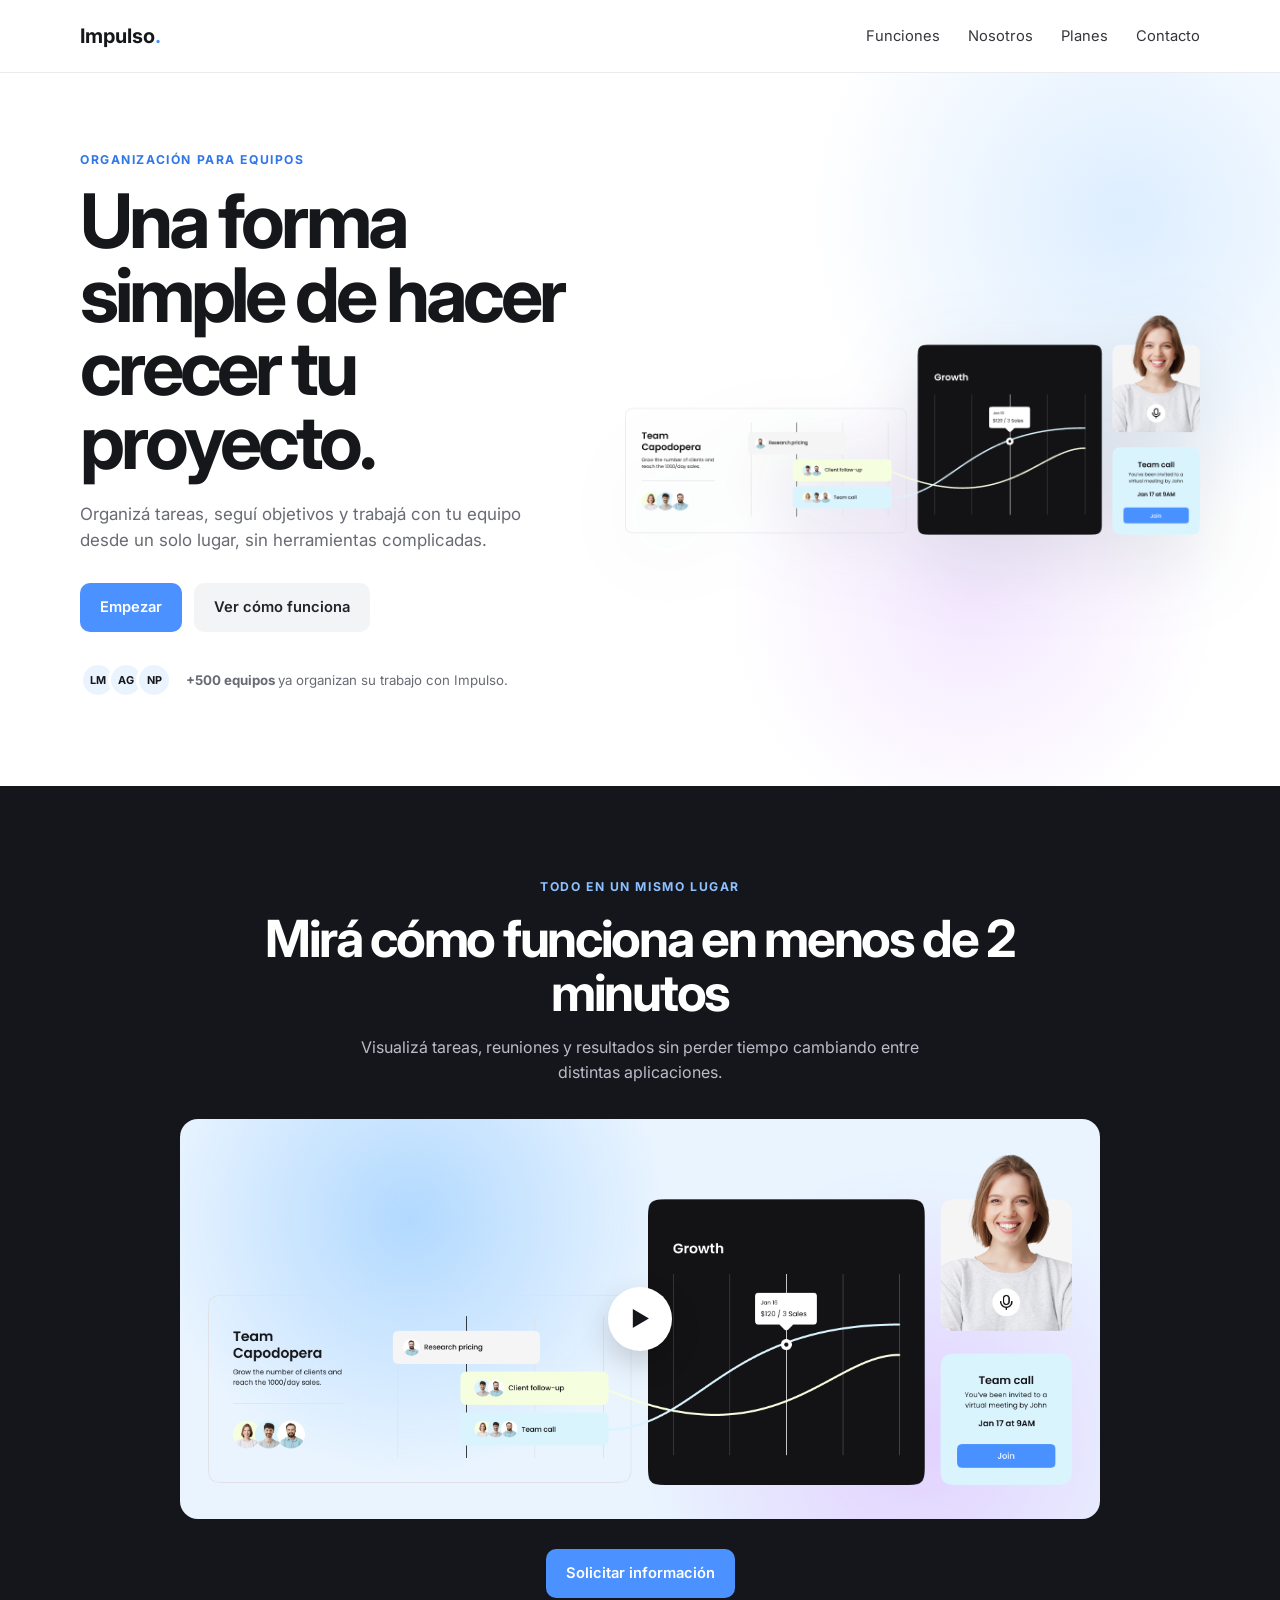
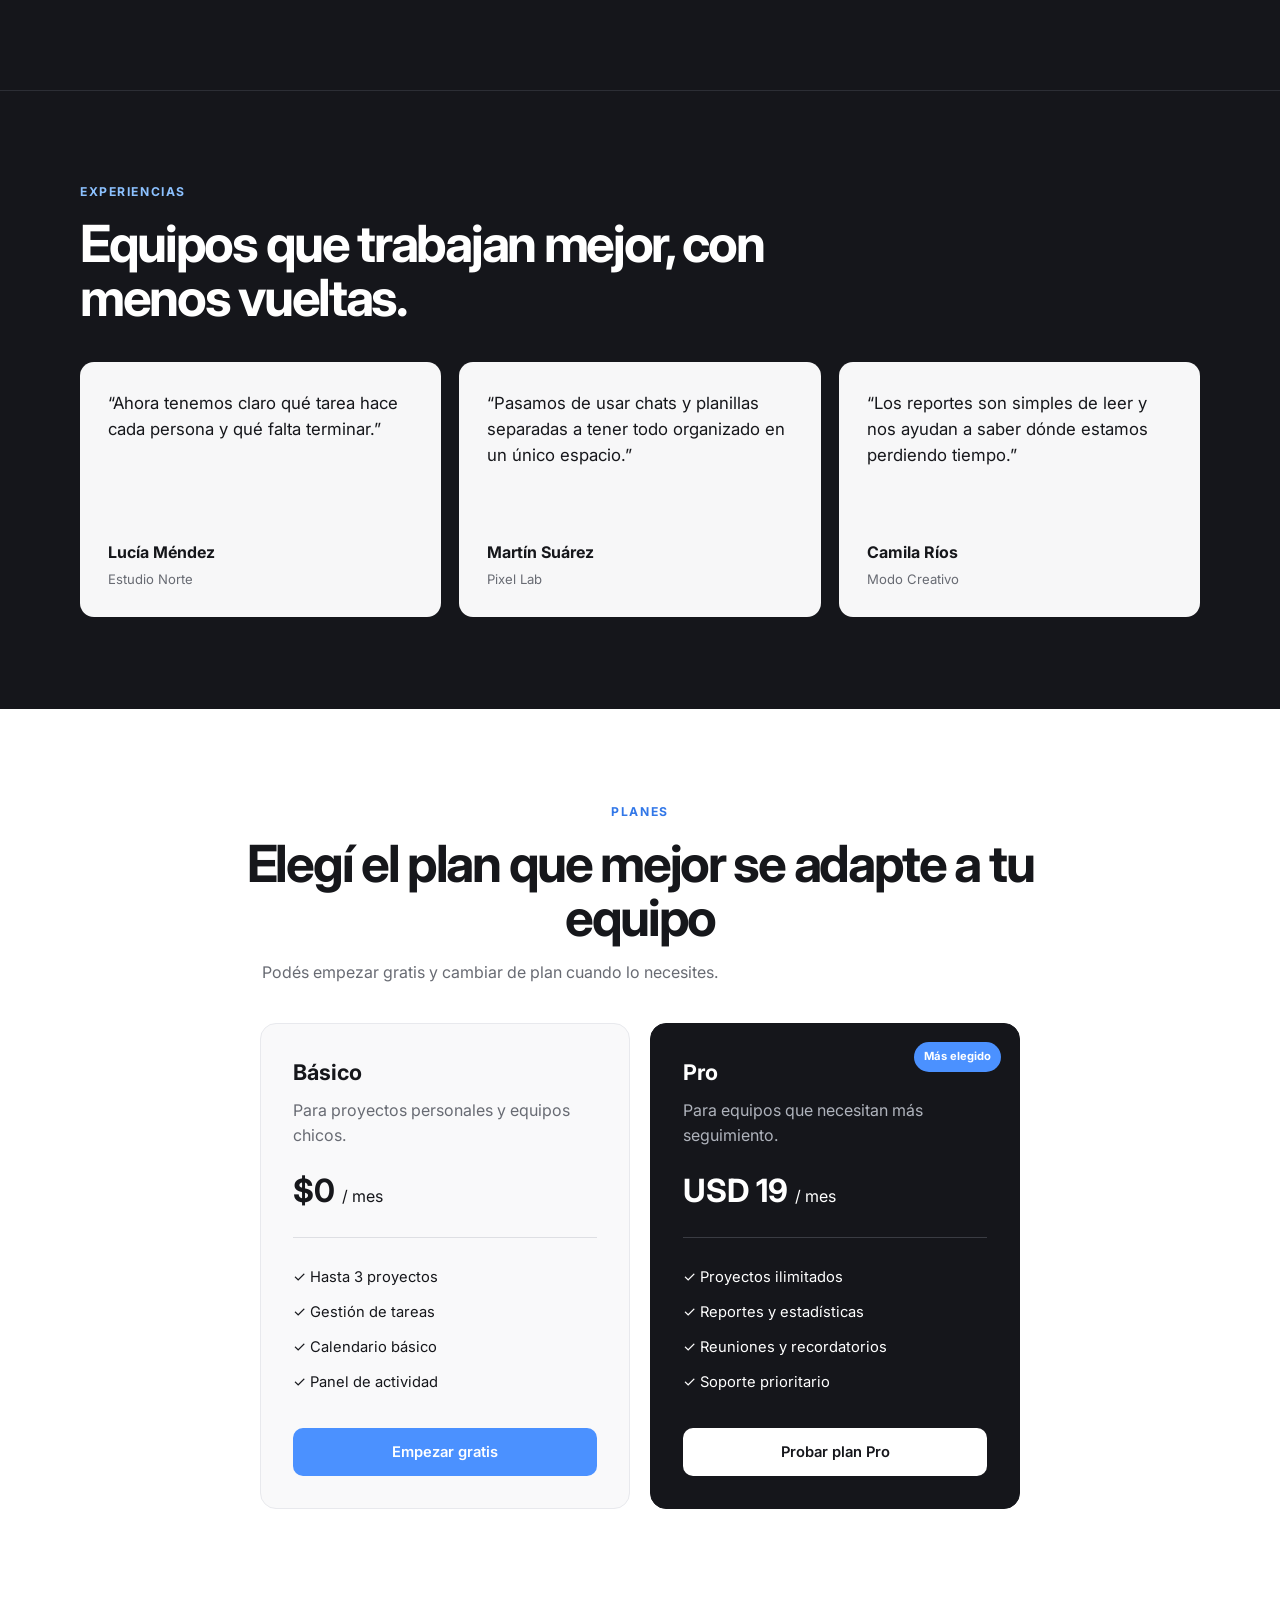
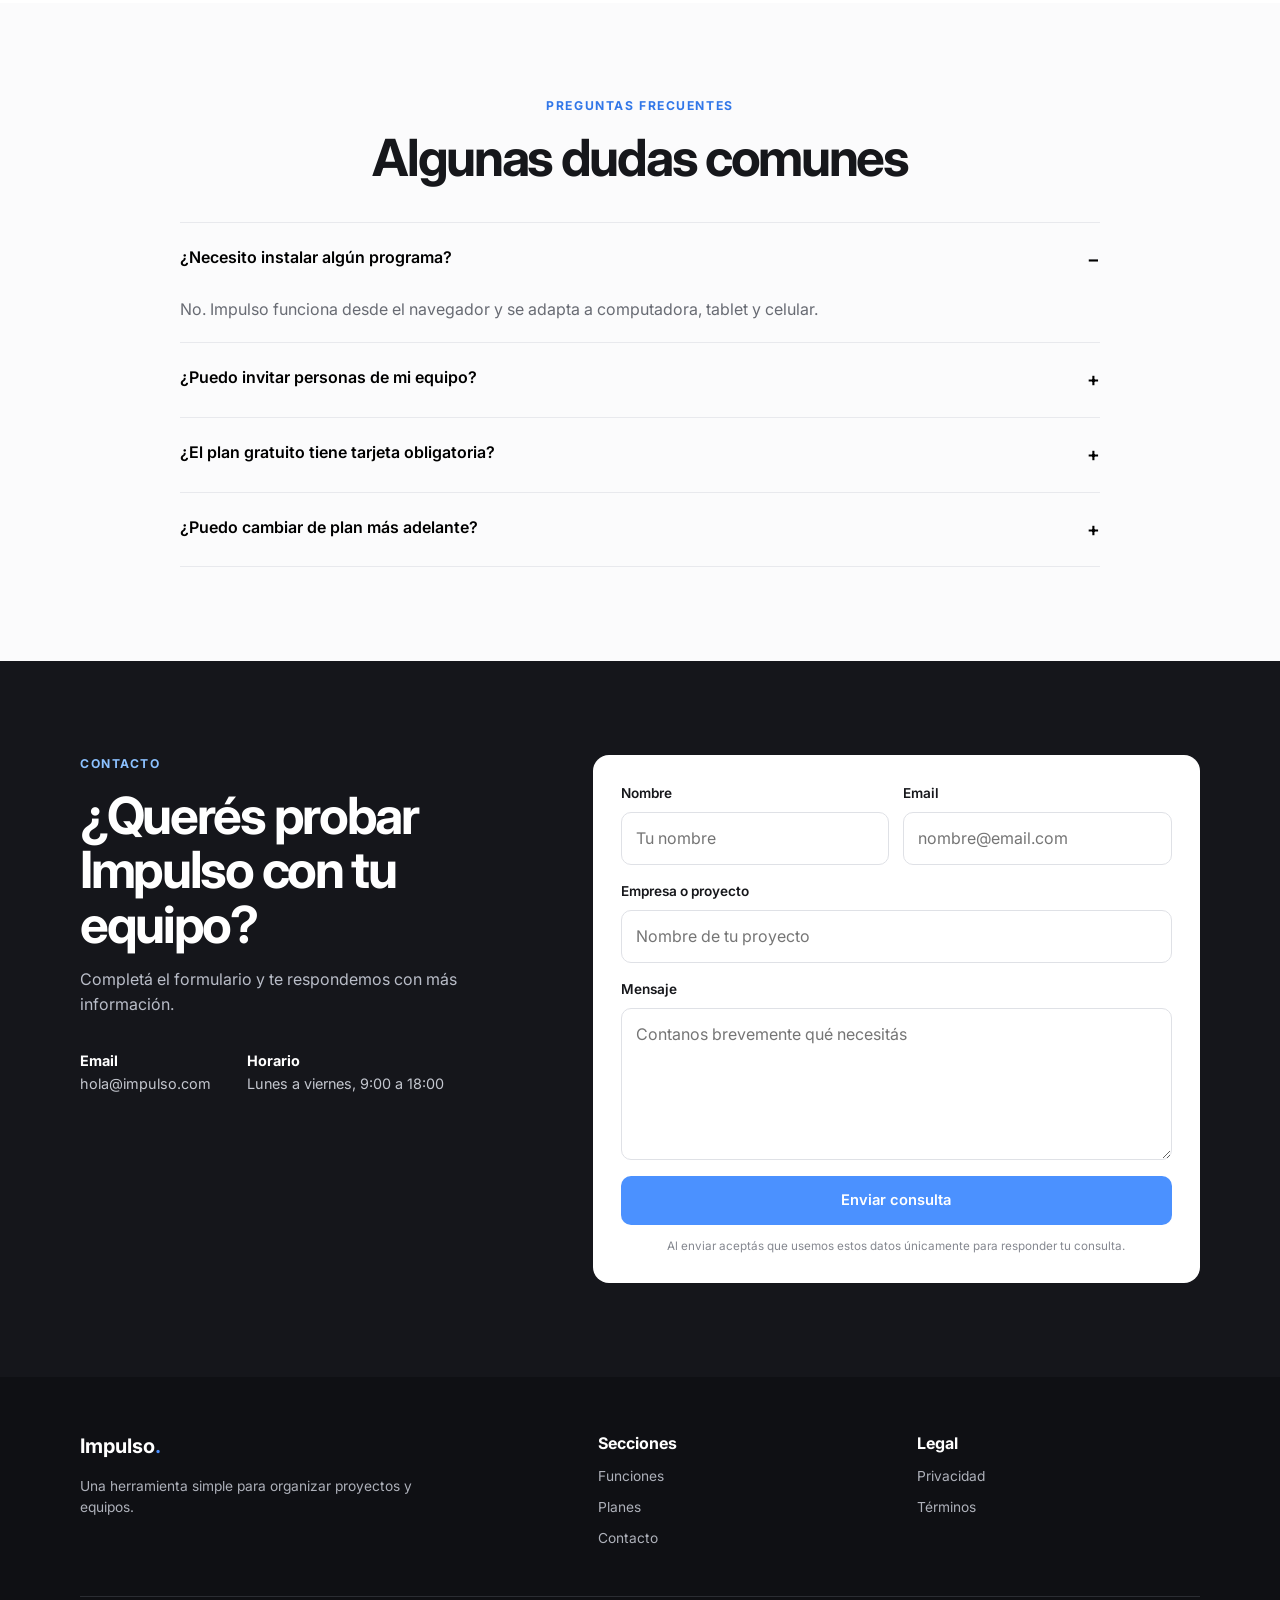
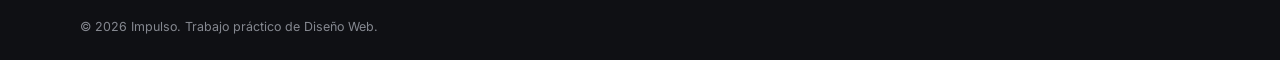
<file: index.html>
<!DOCTYPE html>
<html lang="es">

<head>
  <meta charset="UTF-8">

  <meta
    name="viewport"
    content="width=device-width, initial-scale=1.0"
  >

  <meta
    name="description"
    content="Impulso, una herramienta simple para organizar proyectos, tareas y equipos."
  >

  <title>Impulso | Organiza y hacé crecer tu proyecto</title>

  <link
    rel="preconnect"
    href="https://fonts.googleapis.com"
  >

  <link
    rel="preconnect"
    href="https://fonts.gstatic.com"
    crossorigin
  >

  <link
    href="https://fonts.googleapis.com/css2?family=Inter:wght@400;500;600;700&display=swap"
    rel="stylesheet"
  >

  <link
    rel="stylesheet"
    href="css/styles.css"
  >

</head>


<body>


  <!-- HEADER -->

  <header class="site-header">

    <div class="container nav-wrap">

      <a
        class="brand"
        href="#inicio"
        aria-label="Ir al inicio"
      >
        Impulso<span>.</span>
      </a>


      <button
        class="menu-btn"
        id="menuBtn"
        aria-label="Abrir menú"
        aria-expanded="false"
      >
        ☰
      </button>


      <nav
        class="nav"
        id="mainNav"
      >

        <a href="#funciones">
          Funciones
        </a>

        <a href="#nosotros">
          Nosotros
        </a>

        <a href="#planes">
          Planes
        </a>

        <a href="#contacto">
          Contacto
        </a>

      </nav>

    </div>

  </header>



  <main>


    <!-- HERO -->

    <section
      class="hero"
      id="inicio"
    >

      <div class="container hero-grid">


        <div class="hero-copy">

          <p class="eyebrow">
            ORGANIZACIÓN PARA EQUIPOS
          </p>

          <h1>
            Una forma simple de hacer crecer tu proyecto.
          </h1>

          <p class="hero-text">
            Organizá tareas, seguí objetivos y trabajá con tu equipo
            desde un solo lugar, sin herramientas complicadas.
          </p>


          <div class="hero-actions">

            <a
              class="btn btn-primary"
              href="#planes"
            >
              Empezar
            </a>


            <a
              class="btn btn-secondary"
              href="#funciones"
            >
              Ver cómo funciona
            </a>

          </div>


          <div class="mini-proof">

            <div class="avatars">

              <span>LM</span>
              <span>AG</span>
              <span>NP</span>

            </div>


            <p>

              <strong>
                +500 equipos
              </strong>

              ya organizan su trabajo con Impulso.

            </p>

          </div>

        </div>



        <div
          class="hero-visual"
          aria-label="Vista de la plataforma Impulso"
        >

          <img
            src="assets/dashboard.png"
            alt="Panel de tareas, gráfico y reunión virtual"
          >

        </div>


      </div>

    </section>



    <!-- FUNCIONES -->

    <section
      class="how-it-works"
      id="funciones"
    >

      <div class="container narrow center">


        <p class="eyebrow light">
          TODO EN UN MISMO LUGAR
        </p>


        <h2>
          Mirá cómo funciona en menos de 2 minutos
        </h2>


        <p class="section-intro light-muted">
          Visualizá tareas, reuniones y resultados sin perder tiempo
          cambiando entre distintas aplicaciones.
        </p>



        <div class="video-card">

          <img
            src="assets/dashboard-wide.png"
            alt="Ejemplo de la interfaz de Impulso"
          >


          <button
            class="play-btn"
            type="button"
            aria-label="Reproducir demostración"
          >
            ▶
          </button>

        </div>



        <a
          class="btn btn-primary"
          href="#contacto"
        >
          Solicitar información
        </a>


      </div>

    </section>



    <!-- TESTIMONIOS -->

    <section
      class="testimonials"
      id="nosotros"
    >

      <div class="container">


        <div class="section-heading dark-heading">

          <p class="eyebrow light">
            EXPERIENCIAS
          </p>

          <h2>
            Equipos que trabajan mejor, con menos vueltas.
          </h2>

        </div>



        <div class="cards-3">


          <article class="quote-card">

            <p>
              “Ahora tenemos claro qué tarea hace cada persona
              y qué falta terminar.”
            </p>

            <div>

              <strong>
                Lucía Méndez
              </strong>

              <span>
                Estudio Norte
              </span>

            </div>

          </article>



          <article class="quote-card">

            <p>
              “Pasamos de usar chats y planillas separadas
              a tener todo organizado en un único espacio.”
            </p>

            <div>

              <strong>
                Martín Suárez
              </strong>

              <span>
                Pixel Lab
              </span>

            </div>

          </article>



          <article class="quote-card">

            <p>
              “Los reportes son simples de leer y nos ayudan
              a saber dónde estamos perdiendo tiempo.”
            </p>

            <div>

              <strong>
                Camila Ríos
              </strong>

              <span>
                Modo Creativo
              </span>

            </div>

          </article>


        </div>

      </div>

    </section>



    <!-- PLANES -->

    <section
      class="pricing"
      id="planes"
    >

      <div class="container narrow">


        <div class="section-heading center">

          <p class="eyebrow">
            PLANES
          </p>

          <h2>
            Elegí el plan que mejor se adapte a tu equipo
          </h2>

          <p class="section-intro">
            Podés empezar gratis y cambiar de plan
            cuando lo necesites.
          </p>

        </div>



        <div class="pricing-grid">


          <!-- PLAN BÁSICO -->

          <article class="price-card">

            <p class="plan-name">
              Básico
            </p>

            <p class="plan-desc">
              Para proyectos personales y equipos chicos.
            </p>


            <div class="price">

              <span>
                $0
              </span>

              / mes

            </div>


            <ul>

              <li>
                ✓ Hasta 3 proyectos
              </li>

              <li>
                ✓ Gestión de tareas
              </li>

              <li>
                ✓ Calendario básico
              </li>

              <li>
                ✓ Panel de actividad
              </li>

            </ul>


            <a
              class="btn btn-primary full"
              href="#contacto"
            >
              Empezar gratis
            </a>

          </article>



          <!-- PLAN PRO -->

          <article class="price-card featured">


            <span class="badge">
              Más elegido
            </span>


            <p class="plan-name">
              Pro
            </p>


            <p class="plan-desc">
              Para equipos que necesitan más seguimiento.
            </p>


            <div class="price">

              <span>
                USD 19
              </span>

              / mes

            </div>


            <ul>

              <li>
                ✓ Proyectos ilimitados
              </li>

              <li>
                ✓ Reportes y estadísticas
              </li>

              <li>
                ✓ Reuniones y recordatorios
              </li>

              <li>
                ✓ Soporte prioritario
              </li>

            </ul>


            <a
              class="btn btn-light full"
              href="#contacto"
            >
              Probar plan Pro
            </a>


          </article>


        </div>

      </div>

    </section>



    <!-- FAQ -->

    <section class="faq">

      <div class="container narrow">


        <div class="section-heading center">

          <p class="eyebrow">
            PREGUNTAS FRECUENTES
          </p>

          <h2>
            Algunas dudas comunes
          </h2>

        </div>



        <div class="faq-list">


          <article class="faq-item open">

            <button
              class="faq-question"
              type="button"
            >

              ¿Necesito instalar algún programa?

              <span>
                −
              </span>

            </button>


            <div class="faq-answer">

              <p>
                No. Impulso funciona desde el navegador y se adapta
                a computadora, tablet y celular.
              </p>

            </div>

          </article>



          <article class="faq-item">

            <button
              class="faq-question"
              type="button"
            >

              ¿Puedo invitar personas de mi equipo?

              <span>
                +
              </span>

            </button>


            <div class="faq-answer">

              <p>
                Sí. Podés agregar integrantes y asignarles tareas
                dentro de cada proyecto.
              </p>

            </div>

          </article>



          <article class="faq-item">

            <button
              class="faq-question"
              type="button"
            >

              ¿El plan gratuito tiene tarjeta obligatoria?

              <span>
                +
              </span>

            </button>


            <div class="faq-answer">

              <p>
                No. Podés usar el plan básico sin ingresar
                datos de tarjeta.
              </p>

            </div>

          </article>



          <article class="faq-item">

            <button
              class="faq-question"
              type="button"
            >

              ¿Puedo cambiar de plan más adelante?

              <span>
                +
              </span>

            </button>


            <div class="faq-answer">

              <p>
                Sí, podés cambiar o cancelar tu plan cuando quieras.
              </p>

            </div>

          </article>


        </div>

      </div>

    </section>



    <!-- CONTACTO -->

    <section
      class="contact-section"
      id="contacto"
    >

      <div class="container contact-grid">


        <!-- TEXTO -->

        <div>

          <p class="eyebrow light">
            CONTACTO
          </p>


          <h2>
            ¿Querés probar Impulso con tu equipo?
          </h2>


          <p class="light-muted">
            Completá el formulario y te respondemos
            con más información.
          </p>



          <div class="contact-info">

            <p>

              <strong>
                Email
              </strong>

              <br>

              hola@impulso.com

            </p>


            <p>

              <strong>
                Horario
              </strong>

              <br>

              Lunes a viernes, 9:00 a 18:00

            </p>

          </div>

        </div>



        <!-- FORMULARIO NETLIFY -->

        <form
          class="contact-form"
          id="contactForm"
          name="contacto"
          method="POST"
          data-netlify="true"
          netlify-honeypot="bot-field"
        >


          <!-- NETLIFY NECESITA ESTE CAMPO -->

          <input
            type="hidden"
            name="form-name"
            value="contacto"
          >



          <!-- ANTISPAM -->

          <p
            class="hidden-field"
            style="display: none;"
          >

            <label>

              No completar:

              <input
                name="bot-field"
              >

            </label>

          </p>



          <!-- NOMBRE Y EMAIL -->

          <div class="field-row">


            <div class="field">

              <label for="nombre">
                Nombre
              </label>

              <input
                id="nombre"
                name="nombre"
                type="text"
                placeholder="Tu nombre"
                required
              >

            </div>



            <div class="field">

              <label for="email">
                Email
              </label>

              <input
                id="email"
                name="email"
                type="email"
                placeholder="nombre@email.com"
                required
              >

            </div>


          </div>



          <!-- EMPRESA -->

          <div class="field">

            <label for="empresa">
              Empresa o proyecto
            </label>

            <input
              id="empresa"
              name="empresa"
              type="text"
              placeholder="Nombre de tu proyecto"
            >

          </div>



          <!-- MENSAJE -->

          <div class="field">

            <label for="mensaje">
              Mensaje
            </label>

            <textarea
              id="mensaje"
              name="mensaje"
              rows="5"
              placeholder="Contanos brevemente qué necesitás"
              required
            ></textarea>

          </div>



          <!-- BOTÓN -->

          <button
            class="btn btn-primary full"
            type="submit"
            id="submitButton"
          >
            Enviar consulta
          </button>



          <!-- MENSAJE DESPUÉS DEL ENVÍO -->

          <p
            id="formMessage"
            style="display: none; margin-top: 15px;"
          ></p>



          <p class="form-note">

            Al enviar aceptás que usemos estos datos
            únicamente para responder tu consulta.

          </p>


        </form>


      </div>

    </section>


  </main>



  <!-- FOOTER -->

  <footer class="footer">


    <div class="container footer-grid">


      <div>

        <a
          class="brand brand-footer"
          href="#inicio"
        >
          Impulso<span>.</span>
        </a>

        <p>
          Una herramienta simple para organizar
          proyectos y equipos.
        </p>

      </div>



      <div>

        <strong>
          Secciones
        </strong>

        <a href="#funciones">
          Funciones
        </a>

        <a href="#planes">
          Planes
        </a>

        <a href="#contacto">
          Contacto
        </a>

      </div>



      <div>

        <strong>
          Legal
        </strong>

        <a href="#">
          Privacidad
        </a>

        <a href="#">
          Términos
        </a>

      </div>


    </div>



    <div class="container footer-bottom">

      © 2026 Impulso. Trabajo práctico de Diseño Web.

    </div>


  </footer>



  <!-- TU JAVASCRIPT NORMAL -->

  <script src="js/script.js"></script>



  <!-- ENVÍO DEL FORMULARIO A NETLIFY SIN REDIRECCIÓN -->

  <script>

    const contactForm = document.getElementById("contactForm");
    const formMessage = document.getElementById("formMessage");
    const submitButton = document.getElementById("submitButton");


    if (contactForm) {

      contactForm.addEventListener("submit", function (event) {

        event.preventDefault();


        submitButton.disabled = true;
        submitButton.textContent = "Enviando...";


        const formData = new FormData(contactForm);


        fetch("/", {

          method: "POST",

          headers: {
            "Content-Type": "application/x-www-form-urlencoded"
          },

          body: new URLSearchParams(formData).toString()

        })


        .then(function (response) {

          if (!response.ok) {
            throw new Error("Error al enviar");
          }


          contactForm.reset();


          formMessage.style.display = "block";

          formMessage.textContent =
            "✓ Consulta enviada correctamente.";

          submitButton.textContent =
            "Enviar consulta";

          submitButton.disabled = false;

        })


        .catch(function () {

          formMessage.style.display = "block";

          formMessage.textContent =
            "Hubo un error al enviar. Intentá nuevamente.";

          submitButton.textContent =
            "Enviar consulta";

          submitButton.disabled = false;

        });


      });

    }

  </script>


</body>

</html>
</file>
<file: css/styles.css>
:root {
  --bg: #ffffff;
  --text: #16171b;
  --muted: #686b73;
  --dark: #15161b;
  --dark-2: #1d1f25;
  --blue: #4b91ff;
  --blue-dark: #3177e8;
  --soft-blue: #eaf4ff;
  --line: #e8e9ed;
  --radius: 18px;
}

* {
  box-sizing: border-box;
}

html {
  scroll-behavior: smooth;
}

body {
  margin: 0;
  font-family: "Inter", Arial, sans-serif;
  color: var(--text);
  background: var(--bg);
  line-height: 1.55;
}

img {
  max-width: 100%;
  display: block;
}

a {
  color: inherit;
  text-decoration: none;
}

button,
input,
textarea {
  font: inherit;
}

.container {
  width: min(1120px, calc(100% - 40px));
  margin: 0 auto;
}

.narrow {
  width: min(920px, calc(100% - 40px));
}

.center {
  text-align: center;
}

.site-header {
  position: sticky;
  top: 0;
  z-index: 50;
  background: rgba(255, 255, 255, 0.92);
  border-bottom: 1px solid rgba(232, 233, 237, 0.9);
  backdrop-filter: blur(10px);
}

.nav-wrap {
  min-height: 72px;
  display: flex;
  align-items: center;
  justify-content: space-between;
}

.brand {
  font-size: 1.25rem;
  font-weight: 700;
}

.brand span {
  color: var(--blue);
}

.nav {
  display: flex;
  align-items: center;
  gap: 28px;
}

.nav a {
  font-size: 0.92rem;
  color: #35373d;
}

.nav a:hover {
  color: var(--blue-dark);
}

.menu-btn {
  display: none;
  border: 0;
  background: transparent;
  font-size: 1.5rem;
  cursor: pointer;
}

.hero {
  padding: 78px 0 88px;
  overflow: hidden;
  background:
    radial-gradient(circle at 88% 20%, rgba(157, 205, 255, 0.35), transparent 25%),
    radial-gradient(circle at 76% 74%, rgba(224, 190, 255, 0.35), transparent 22%),
    #fff;
}

.hero-grid {
  display: grid;
  grid-template-columns: 0.92fr 1.08fr;
  gap: 56px;
  align-items: center;
}

.eyebrow {
  margin: 0 0 14px;
  font-size: 0.76rem;
  font-weight: 700;
  letter-spacing: 0.13em;
  color: var(--blue-dark);
}

.eyebrow.light {
  color: #8cc1ff;
}

h1,
h2,
p {
  margin-top: 0;
}

h1 {
  font-size: clamp(2.6rem, 6vw, 4.7rem);
  line-height: 0.98;
  letter-spacing: -0.055em;
  margin-bottom: 22px;
}

h2 {
  font-size: clamp(2rem, 4vw, 3.3rem);
  line-height: 1.06;
  letter-spacing: -0.045em;
  margin-bottom: 16px;
}

.hero-text,
.section-intro {
  color: var(--muted);
  max-width: 620px;
}

.hero-text {
  font-size: 1.06rem;
  max-width: 540px;
}

.hero-actions {
  display: flex;
  gap: 12px;
  margin: 30px 0;
  flex-wrap: wrap;
}

.btn {
  border: 0;
  border-radius: 10px;
  padding: 13px 20px;
  display: inline-flex;
  justify-content: center;
  align-items: center;
  font-weight: 600;
  font-size: 0.92rem;
  cursor: pointer;
  transition: 0.2s ease;
}

.btn:hover {
  transform: translateY(-2px);
}

.btn-primary {
  background: var(--blue);
  color: #fff;
}

.btn-primary:hover {
  background: var(--blue-dark);
}

.btn-secondary {
  background: #f3f4f6;
  color: #22242a;
}

.btn-light {
  background: #fff;
  color: var(--dark);
}

.full {
  width: 100%;
}

.mini-proof {
  display: flex;
  align-items: center;
  gap: 14px;
  margin-top: 18px;
}

.mini-proof p {
  margin: 0;
  font-size: 0.83rem;
  color: var(--muted);
}

.avatars {
  display: flex;
}

.avatars span {
  width: 36px;
  height: 36px;
  border-radius: 50%;
  display: grid;
  place-items: center;
  font-size: 0.68rem;
  font-weight: 700;
  margin-left: -8px;
  border: 3px solid #fff;
  background: var(--soft-blue);
}

.avatars span:first-child {
  margin-left: 0;
}

.hero-visual {
  min-height: 420px;
  display: flex;
  align-items: center;
}

.hero-visual img {
  width: 100%;
  filter: drop-shadow(0 24px 40px rgba(32, 51, 72, 0.13));
}

.how-it-works,
.testimonials,
.contact-section {
  background: var(--dark);
  color: #fff;
}

.how-it-works {
  padding: 92px 0;
}

.light-muted {
  color: #b9bdc8;
}

.how-it-works .section-intro {
  margin: 0 auto 34px;
}

.video-card {
  position: relative;
  overflow: hidden;
  border-radius: var(--radius);
  padding: 34px 28px;
  margin: 34px auto 30px;
  background:
    radial-gradient(circle at 25% 25%, rgba(159, 208, 255, 0.75), transparent 34%),
    radial-gradient(circle at 80% 80%, rgba(224, 195, 255, 0.72), transparent 34%),
    #e9f4ff;
}

.video-card img {
  border-radius: 12px;
  background: transparent;
}

.play-btn {
  position: absolute;
  left: 50%;
  top: 50%;
  transform: translate(-50%, -50%);
  width: 64px;
  height: 64px;
  border: 0;
  border-radius: 50%;
  background: #fff;
  color: var(--dark);
  font-size: 1.3rem;
  cursor: pointer;
  box-shadow: 0 12px 30px rgba(0, 0, 0, 0.18);
}

.testimonials {
  padding: 92px 0;
  border-top: 1px solid #2c2e35;
}

.section-heading {
  margin-bottom: 38px;
}

.dark-heading {
  max-width: 700px;
}

.cards-3 {
  display: grid;
  grid-template-columns: repeat(3, 1fr);
  gap: 18px;
}

.quote-card {
  min-height: 255px;
  background: #f7f7f8;
  color: var(--text);
  border-radius: 14px;
  padding: 28px;
  display: flex;
  flex-direction: column;
  justify-content: space-between;
}

.quote-card > p {
  font-size: 1.05rem;
}

.quote-card strong,
.quote-card span {
  display: block;
}

.quote-card span {
  margin-top: 4px;
  color: var(--muted);
  font-size: 0.82rem;
}

.pricing,
.faq {
  padding: 94px 0;
}

.pricing-grid {
  display: grid;
  grid-template-columns: repeat(2, minmax(0, 1fr));
  gap: 20px;
  align-items: stretch;
  max-width: 760px;
  margin: 0 auto;
}

.price-card {
  position: relative;
  border: 1px solid var(--line);
  border-radius: 16px;
  padding: 32px;
  background: #f9f9fa;
}

.price-card.featured {
  background: var(--dark);
  color: #fff;
  border-color: var(--dark);
}

.badge {
  position: absolute;
  top: 18px;
  right: 18px;
  background: var(--blue);
  color: #fff;
  border-radius: 999px;
  padding: 6px 10px;
  font-size: 0.7rem;
  font-weight: 700;
}

.plan-name {
  font-weight: 700;
  font-size: 1.35rem;
  margin-bottom: 8px;
}

.plan-desc {
  color: var(--muted);
  min-height: 52px;
}

.featured .plan-desc {
  color: #afb3bc;
}

.price {
  border-bottom: 1px solid #dedfe3;
  padding-bottom: 22px;
  margin-bottom: 22px;
}

.featured .price {
  border-color: #3a3c43;
}

.price span {
  font-size: 2rem;
  font-weight: 700;
}

.price-card ul {
  list-style: none;
  padding: 0;
  margin: 0 0 28px;
}

.price-card li {
  padding: 6px 0;
  font-size: 0.92rem;
}

.faq {
  background: #fbfbfc;
}

.faq-list {
  border-top: 1px solid var(--line);
}

.faq-item {
  border-bottom: 1px solid var(--line);
}

.faq-question {
  width: 100%;
  border: 0;
  background: transparent;
  padding: 22px 0;
  display: flex;
  justify-content: space-between;
  gap: 20px;
  text-align: left;
  font-weight: 600;
  cursor: pointer;
}

.faq-question span {
  font-size: 1.2rem;
}

.faq-answer {
  display: none;
  color: var(--muted);
  padding: 0 44px 20px 0;
}

.faq-answer p {
  margin-bottom: 0;
}

.faq-item.open .faq-answer {
  display: block;
}

.contact-section {
  padding: 94px 0;
}

.contact-grid {
  display: grid;
  grid-template-columns: 0.85fr 1.15fr;
  gap: 64px;
  align-items: start;
}

.contact-info {
  display: flex;
  gap: 36px;
  margin-top: 34px;
  color: #c3c6ce;
  font-size: 0.9rem;
}

.contact-info strong {
  color: #fff;
}

.contact-form {
  padding: 28px;
  border-radius: 16px;
  background: #fff;
  color: var(--text);
}

.field-row {
  display: grid;
  grid-template-columns: repeat(2, 1fr);
  gap: 14px;
}

.field {
  display: flex;
  flex-direction: column;
  gap: 8px;
  margin-bottom: 16px;
}

.field label {
  font-size: 0.85rem;
  font-weight: 600;
}

.field input,
.field textarea {
  width: 100%;
  border: 1px solid #dfe1e6;
  border-radius: 10px;
  padding: 13px 14px;
  outline: none;
  background: #fff;
}

.field input:focus,
.field textarea:focus {
  border-color: var(--blue);
  box-shadow: 0 0 0 3px rgba(75, 145, 255, 0.12);
}

.field textarea {
  resize: vertical;
}

.form-note {
  color: #858890;
  font-size: 0.73rem;
  text-align: center;
  margin: 12px 0 0;
}

.hidden-field {
  display: none;
}

.footer {
  background: #0f1014;
  color: #fff;
  padding: 54px 0 24px;
}

.footer-grid {
  display: grid;
  grid-template-columns: 1.7fr 1fr 1fr;
  gap: 36px;
}

.footer-grid > div {
  display: flex;
  flex-direction: column;
  gap: 10px;
}

.footer-grid p,
.footer-grid a:not(.brand) {
  color: #aeb1ba;
  font-size: 0.86rem;
}

.footer-grid p {
  max-width: 360px;
}

.brand-footer {
  margin-bottom: 4px;
}

.footer-bottom {
  margin-top: 46px;
  padding-top: 20px;
  border-top: 1px solid #2b2d33;
  color: #858890;
  font-size: 0.78rem;
}

.thanks-page {
  min-height: 100vh;
  display: grid;
  place-items: center;
  background:
    radial-gradient(circle at 30% 20%, rgba(123, 193, 255, 0.35), transparent 30%),
    radial-gradient(circle at 75% 75%, rgba(215, 174, 255, 0.32), transparent 28%),
    #fff;
  padding: 30px;
}

.thanks-card {
  width: min(560px, 100%);
  padding: 46px;
  text-align: center;
  border: 1px solid var(--line);
  border-radius: 18px;
  background: #fff;
  box-shadow: 0 18px 50px rgba(30, 45, 65, 0.09);
}

@media (max-width: 900px) {
  .hero-grid,
  .contact-grid {
    grid-template-columns: 1fr;
  }

  .hero-copy {
    max-width: 700px;
  }

  .hero-visual {
    min-height: auto;
  }

  .cards-3 {
    grid-template-columns: 1fr;
  }

  .quote-card {
    min-height: 0;
  }
}

@media (max-width: 700px) {
  .container,
  .narrow {
    width: min(100% - 28px, 1120px);
  }

  .menu-btn {
    display: block;
  }

  .nav {
    display: none;
    position: absolute;
    top: 72px;
    left: 14px;
    right: 14px;
    background: #fff;
    border: 1px solid var(--line);
    border-radius: 12px;
    padding: 14px;
    flex-direction: column;
    align-items: stretch;
    box-shadow: 0 18px 40px rgba(0, 0, 0, 0.08);
  }

  .nav.open {
    display: flex;
  }

  .hero,
  .pricing,
  .faq,
  .how-it-works,
  .testimonials,
  .contact-section {
    padding: 68px 0;
  }

  h1 {
    font-size: 3rem;
  }

  .pricing-grid,
  .field-row,
  .footer-grid {
    grid-template-columns: 1fr;
  }

  .contact-info {
    flex-direction: column;
    gap: 8px;
  }

  .video-card {
    padding: 18px 12px;
  }
}
</file>
